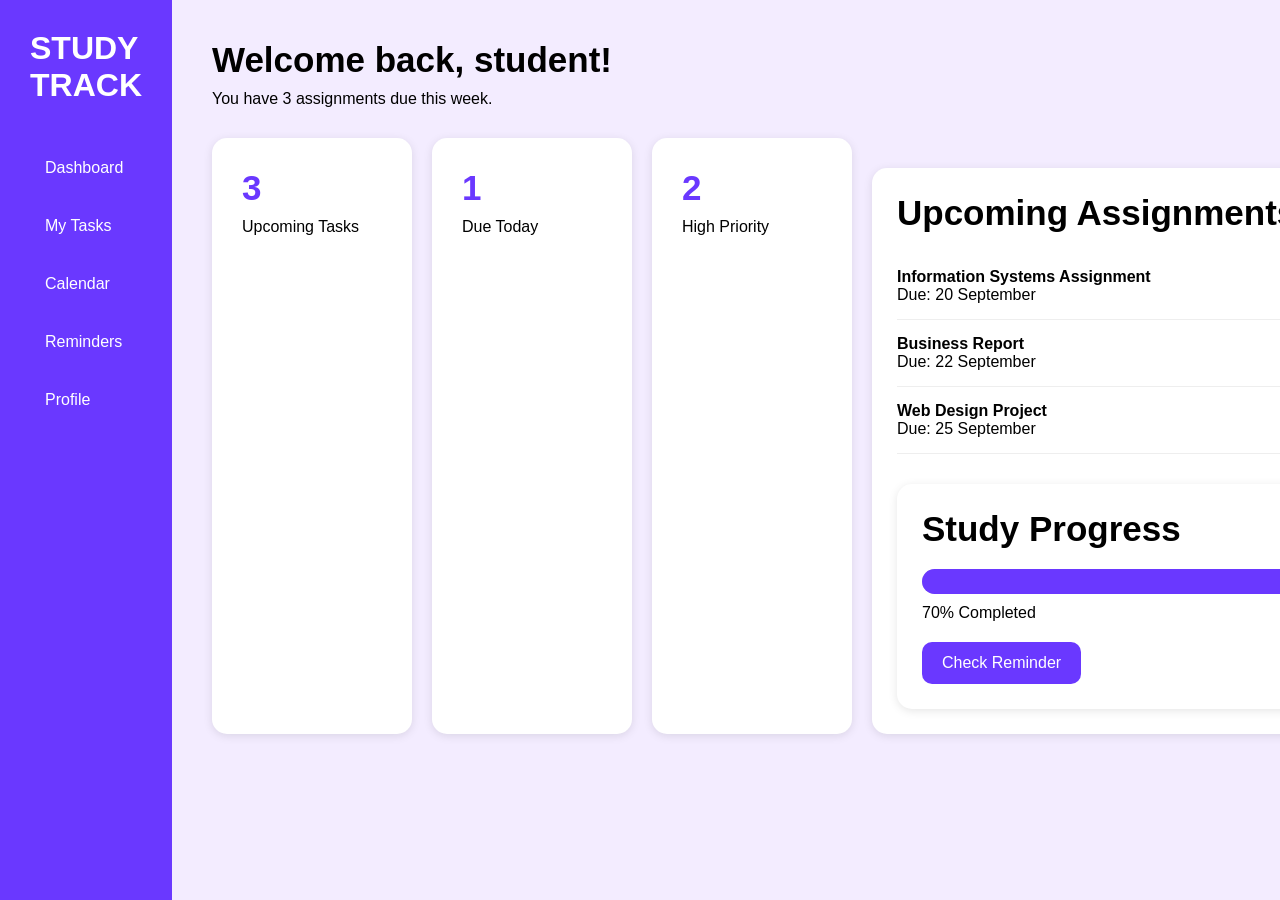
<file: index.html>
<!DOCTYPE html>
<html>

<head>
    <title>Study Track</title>
    <link rel="stylesheet" href="style.css">
</head>

<body>

<div class="sidebar">

    <h1>STUDY TRACK</h1>

    <ul>
        <li>Dashboard</li>
        <li>My Tasks</li>
        <li>Calendar</li>
        <li>Reminders</li>
        <li>Profile</li>
    </ul>

</div>

<div class="main">

    <h2>Welcome back, student!</h2>

    <p>You have 3 assignments due this week.</p> 
    <div class="cards">

    <div class="card">
        <h3>3</h3>
        <p>Upcoming Tasks</p>
    </div>

    <div class="card">
        <h3>1</h3>
        <p>Due Today</p>
    </div>

    <div class="card">
        <h3>2</h3>
        <p>High Priority</p>
    </div>
    <div class="assignments">

    <h2>Upcoming Assignments</h2>

    <div class="assignment">

        <div>
            <h4>Information Systems Assignment</h4>
            <p>Due: 20 September</p>
        </div>

        <span class="high">High</span>

    </div>

    <div class="assignment">

        <div>
            <h4>Business Report</h4>
            <p>Due: 22 September</p>
        </div>

        <span class="medium">Medium</span>

    </div>

    <div class="assignment">

        <div>
            <h4>Web Design Project</h4>
            <p>Due: 25 September</p>
        </div>

        <span class="low">Low</span>

    </div>
    <div class="progress-box">

    <h2>Study Progress</h2>

    <div class="progress-bar">

        <div class="progress"></div>

    </div>

    <p>70% Completed</p>
    <button onclick="showReminder()" class="reminder-btn">

    Check Reminder

</button>

</div>

</div>

</div>

</div>
<script src="script.js"></script>

</body>

</html>
</file>
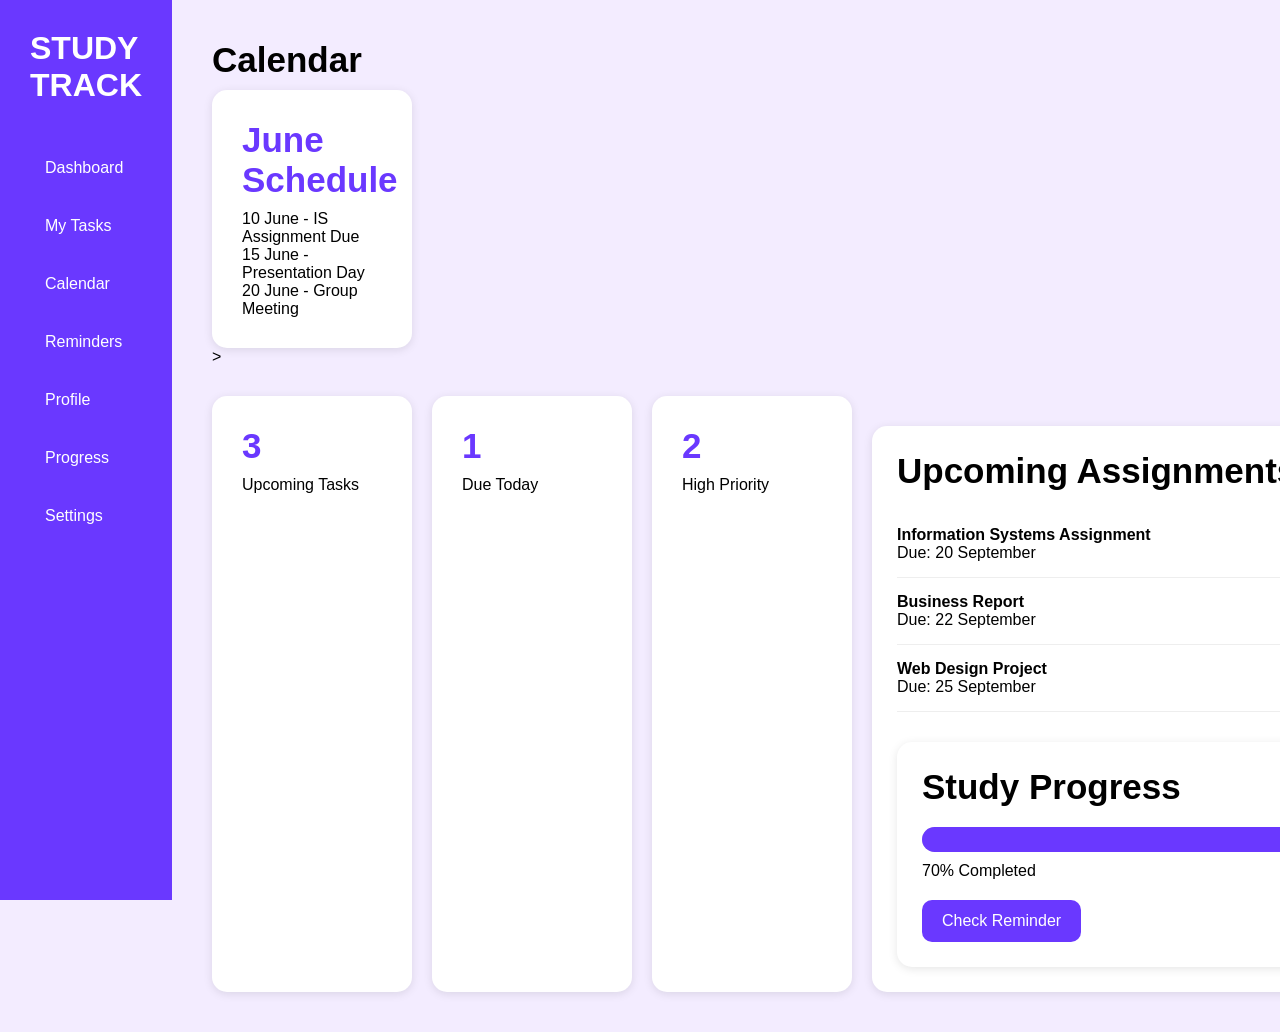
<file: calendar.html>
<!DOCTYPE html>
<html>

<head>
    <title>Study Track</title>
    <link rel="stylesheet" href="style.css">
</head>

<body>

<div class="sidebar">

    <h1>STUDY TRACK</h1>

   <ul>
    <li><a href="index.html">Dashboard</a></li>
    <li><a href="tasks.html">My Tasks</a></li>
    <li><a href="calendar.html">Calendar</a></li>
    <li><a href="reminders.html">Reminders</a></li>
    <li><a href="profile.html">Profile</a></li>
    <li><a href="progress.html">Progress</a></li>
    <li><a href="settings.html">Settings</a></li>
</ul>

</div>

<div class="main">

<h2>Calendar</h2>

<div class="card">

    <h3>June Schedule</h3>

    <p>10 June - IS Assignment Due</p>

    <p>15 June - Presentation Day</p>

    <p>20 June - Group Meeting</p>

</div>
> 
    <div class="cards">

    <div class="card">
        <h3>3</h3>
        <p>Upcoming Tasks</p>
    </div>

    <div class="card">
        <h3>1</h3>
        <p>Due Today</p>
    </div>

    <div class="card">
        <h3>2</h3>
        <p>High Priority</p>
    </div>
    <div class="assignments">

    <h2>Upcoming Assignments</h2>

    <div class="assignment">

        <div>
            <h4>Information Systems Assignment</h4>
            <p>Due: 20 September</p>
        </div>

        <span class="high">High</span>

    </div>

    <div class="assignment">

        <div>
            <h4>Business Report</h4>
            <p>Due: 22 September</p>
        </div>

        <span class="medium">Medium</span>

    </div>

    <div class="assignment">

        <div>
            <h4>Web Design Project</h4>
            <p>Due: 25 September</p>
        </div>

        <span class="low">Low</span>

    </div>
    <div class="progress-box">

    <h2>Study Progress</h2>

    <div class="progress-bar">

        <div class="progress"></div>

    </div>

    <p>70% Completed</p>
    <button onclick="showReminder()" class="reminder-btn">

    Check Reminder

</button>

</div>

</div>

</div>

</div>
<script src="script.js"></script>

</body>

</html>
</file>
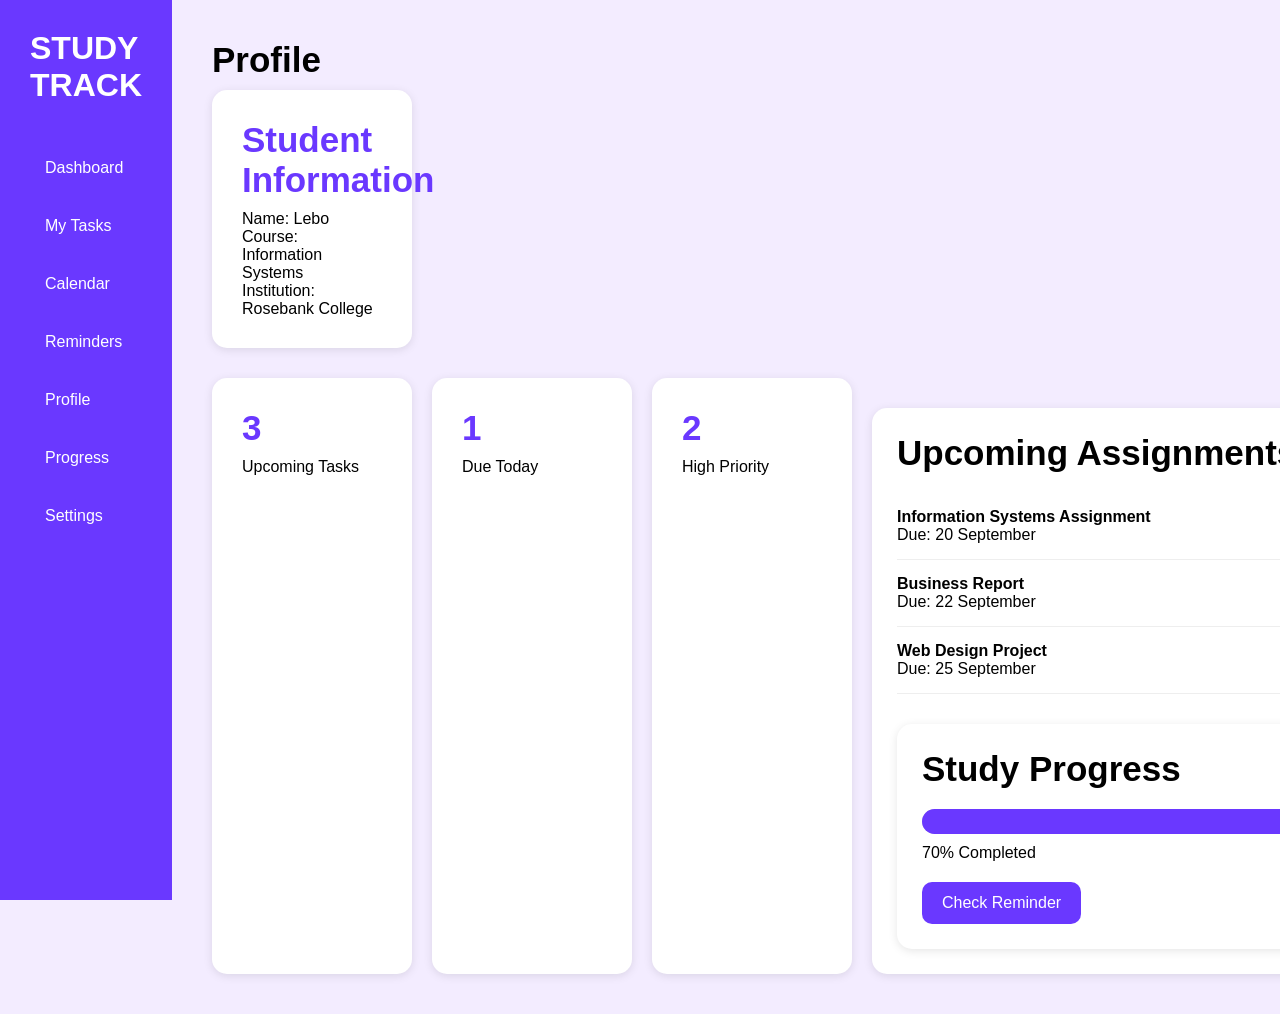
<file: Profile.html>
<!DOCTYPE html>
<html>

<head>
    <title>Study Track</title>
    <link rel="stylesheet" href="style.css">
</head>

<body>

<div class="sidebar">

    <h1>STUDY TRACK</h1>

   <ul>
    <li><a href="index.html">Dashboard</a></li>
    <li><a href="tasks.html">My Tasks</a></li>
    <li><a href="calendar.html">Calendar</a></li>
    <li><a href="reminders.html">Reminders</a></li>
    <li><a href="profile.html">Profile</a></li>
    <li><a href="progress.html">Progress</a></li>
    <li><a href="settings.html">Settings</a></li>
</ul>

</div>

<div class="main">
<h2>Profile</h2>

<div class="card">

    <h3>Student Information</h3>

    <p>Name: Lebo</p>

    <p>Course: Information Systems</p>

    <p>Institution: Rosebank College</p>

</div>
    <div class="cards">

    <div class="card">
        <h3>3</h3>
        <p>Upcoming Tasks</p>
    </div>

    <div class="card">
        <h3>1</h3>
        <p>Due Today</p>
    </div>

    <div class="card">
        <h3>2</h3>
        <p>High Priority</p>
    </div>
    <div class="assignments">

    <h2>Upcoming Assignments</h2>

    <div class="assignment">

        <div>
            <h4>Information Systems Assignment</h4>
            <p>Due: 20 September</p>
        </div>

        <span class="high">High</span>

    </div>

    <div class="assignment">

        <div>
            <h4>Business Report</h4>
            <p>Due: 22 September</p>
        </div>

        <span class="medium">Medium</span>

    </div>

    <div class="assignment">

        <div>
            <h4>Web Design Project</h4>
            <p>Due: 25 September</p>
        </div>

        <span class="low">Low</span>

    </div>
    <div class="progress-box">

    <h2>Study Progress</h2>

    <div class="progress-bar">

        <div class="progress"></div>

    </div>

    <p>70% Completed</p>
    <button onclick="showReminder()" class="reminder-btn">

    Check Reminder

</button>

</div>

</div>

</div>

</div>
<script src="script.js"></script>

</body>

</html>
</file>
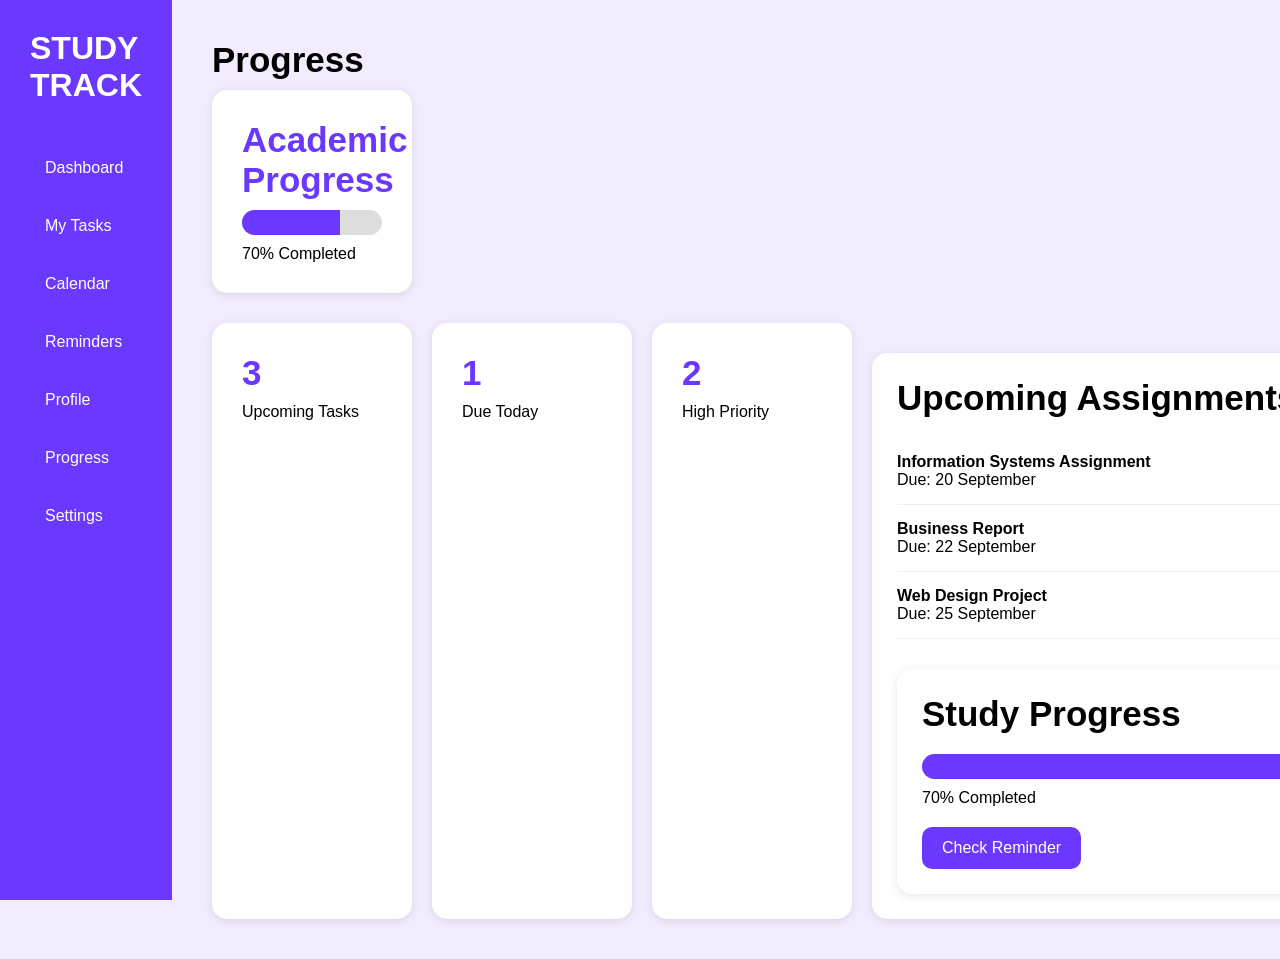
<file: Progress.html>
<!DOCTYPE html>
<html>

<head>
    <title>Study Track</title>
    <link rel="stylesheet" href="style.css">
</head>

<body>

<div class="sidebar">

    <h1>STUDY TRACK</h1>

   <ul>
    <li><a href="index.html">Dashboard</a></li>
    <li><a href="tasks.html">My Tasks</a></li>
    <li><a href="calendar.html">Calendar</a></li>
    <li><a href="reminders.html">Reminders</a></li>
    <li><a href="profile.html">Profile</a></li>
    <li><a href="progress.html">Progress</a></li>
    <li><a href="settings.html">Settings</a></li>
</ul>

</div>

<div class="main">

<h2>Progress</h2>

<div class="card">

    <h3>Academic Progress</h3>

    <div class="progress-bar">
        <div class="progress"></div>
    </div>

    <p>70% Completed</p>

</div>
    <div class="cards">

    <div class="card">
        <h3>3</h3>
        <p>Upcoming Tasks</p>
    </div>

    <div class="card">
        <h3>1</h3>
        <p>Due Today</p>
    </div>

    <div class="card">
        <h3>2</h3>
        <p>High Priority</p>
    </div>
    <div class="assignments">

    <h2>Upcoming Assignments</h2>

    <div class="assignment">

        <div>
            <h4>Information Systems Assignment</h4>
            <p>Due: 20 September</p>
        </div>

        <span class="high">High</span>

    </div>

    <div class="assignment">

        <div>
            <h4>Business Report</h4>
            <p>Due: 22 September</p>
        </div>

        <span class="medium">Medium</span>

    </div>

    <div class="assignment">

        <div>
            <h4>Web Design Project</h4>
            <p>Due: 25 September</p>
        </div>

        <span class="low">Low</span>

    </div>
    <div class="progress-box">

    <h2>Study Progress</h2>

    <div class="progress-bar">

        <div class="progress"></div>

    </div>

    <p>70% Completed</p>
    <button onclick="showReminder()" class="reminder-btn">

    Check Reminder

</button>

</div>

</div>

</div>

</div>
<script src="script.js"></script>

</body>

</html>
</file>
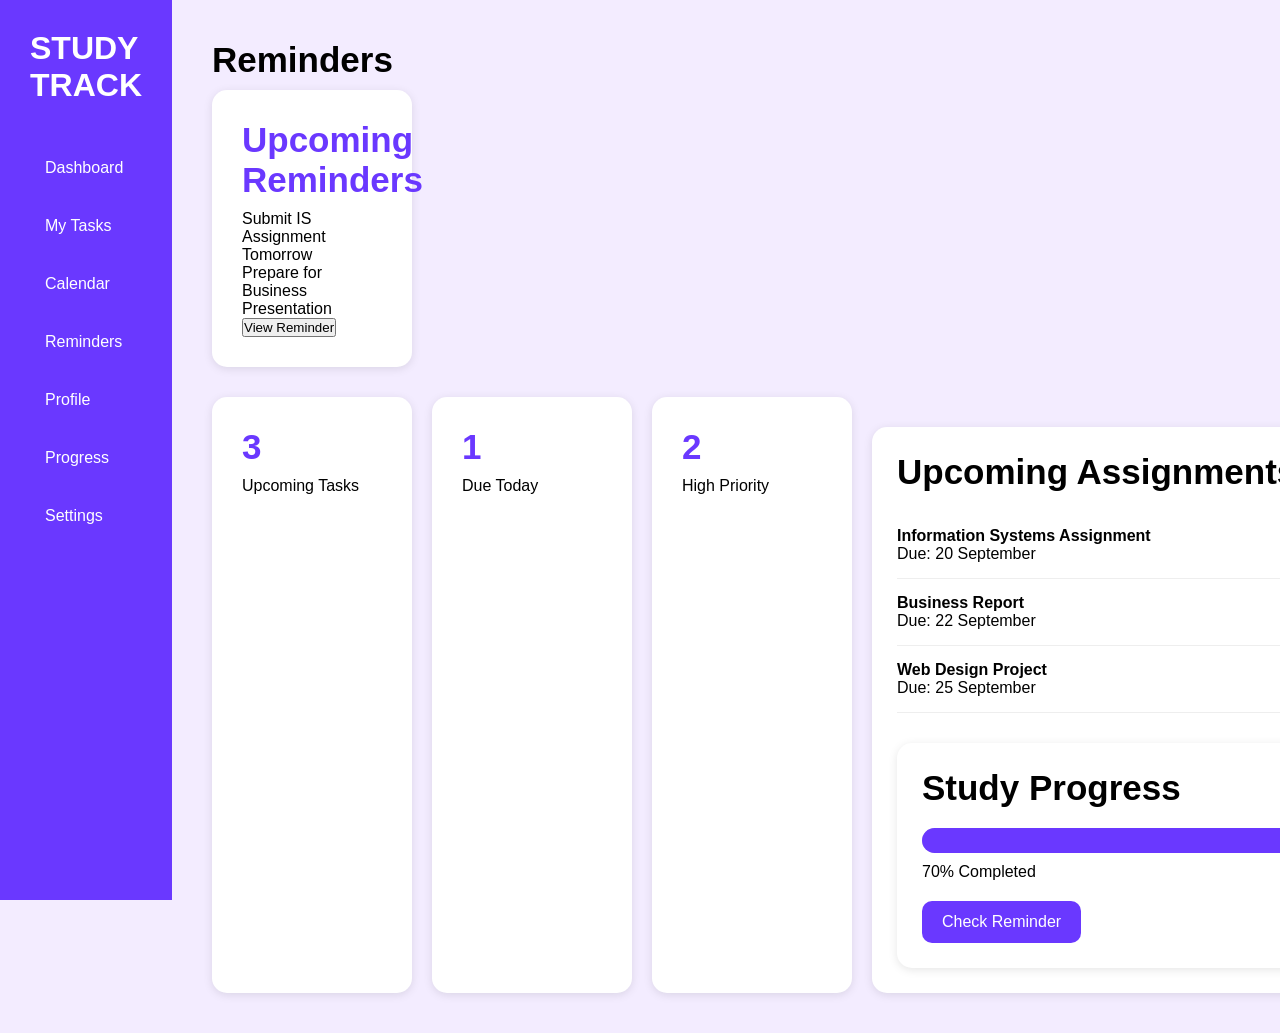
<file: Reminders.html>
<!DOCTYPE html>
<html>

<head>
    <title>Study Track</title>
    <link rel="stylesheet" href="style.css">
</head>

<body>

<div class="sidebar">

    <h1>STUDY TRACK</h1>

   <ul>
    <li><a href="index.html">Dashboard</a></li>
    <li><a href="tasks.html">My Tasks</a></li>
    <li><a href="calendar.html">Calendar</a></li>
    <li><a href="reminders.html">Reminders</a></li>
    <li><a href="profile.html">Profile</a></li>
    <li><a href="progress.html">Progress</a></li>
    <li><a href="settings.html">Settings</a></li>
</ul>

</div>

<div class="main">

    <h2>Reminders</h2>

<div class="card">

    <h3>Upcoming Reminders</h3>

    <p>Submit IS Assignment Tomorrow</p>

    <p>Prepare for Business Presentation</p>

    <button onclick="showReminder()">
        View Reminder
    </button>

</div>
    <div class="cards">

    <div class="card">
        <h3>3</h3>
        <p>Upcoming Tasks</p>
    </div>

    <div class="card">
        <h3>1</h3>
        <p>Due Today</p>
    </div>

    <div class="card">
        <h3>2</h3>
        <p>High Priority</p>
    </div>
    <div class="assignments">

    <h2>Upcoming Assignments</h2>

    <div class="assignment">

        <div>
            <h4>Information Systems Assignment</h4>
            <p>Due: 20 September</p>
        </div>

        <span class="high">High</span>

    </div>

    <div class="assignment">

        <div>
            <h4>Business Report</h4>
            <p>Due: 22 September</p>
        </div>

        <span class="medium">Medium</span>

    </div>

    <div class="assignment">

        <div>
            <h4>Web Design Project</h4>
            <p>Due: 25 September</p>
        </div>

        <span class="low">Low</span>

    </div>
    <div class="progress-box">

    <h2>Study Progress</h2>

    <div class="progress-bar">

        <div class="progress"></div>

    </div>

    <p>70% Completed</p>
    <button onclick="showReminder()" class="reminder-btn">

    Check Reminder

</button>

</div>

</div>

</div>

</div>
<script src="script.js"></script>

</body>

</html>
</file>
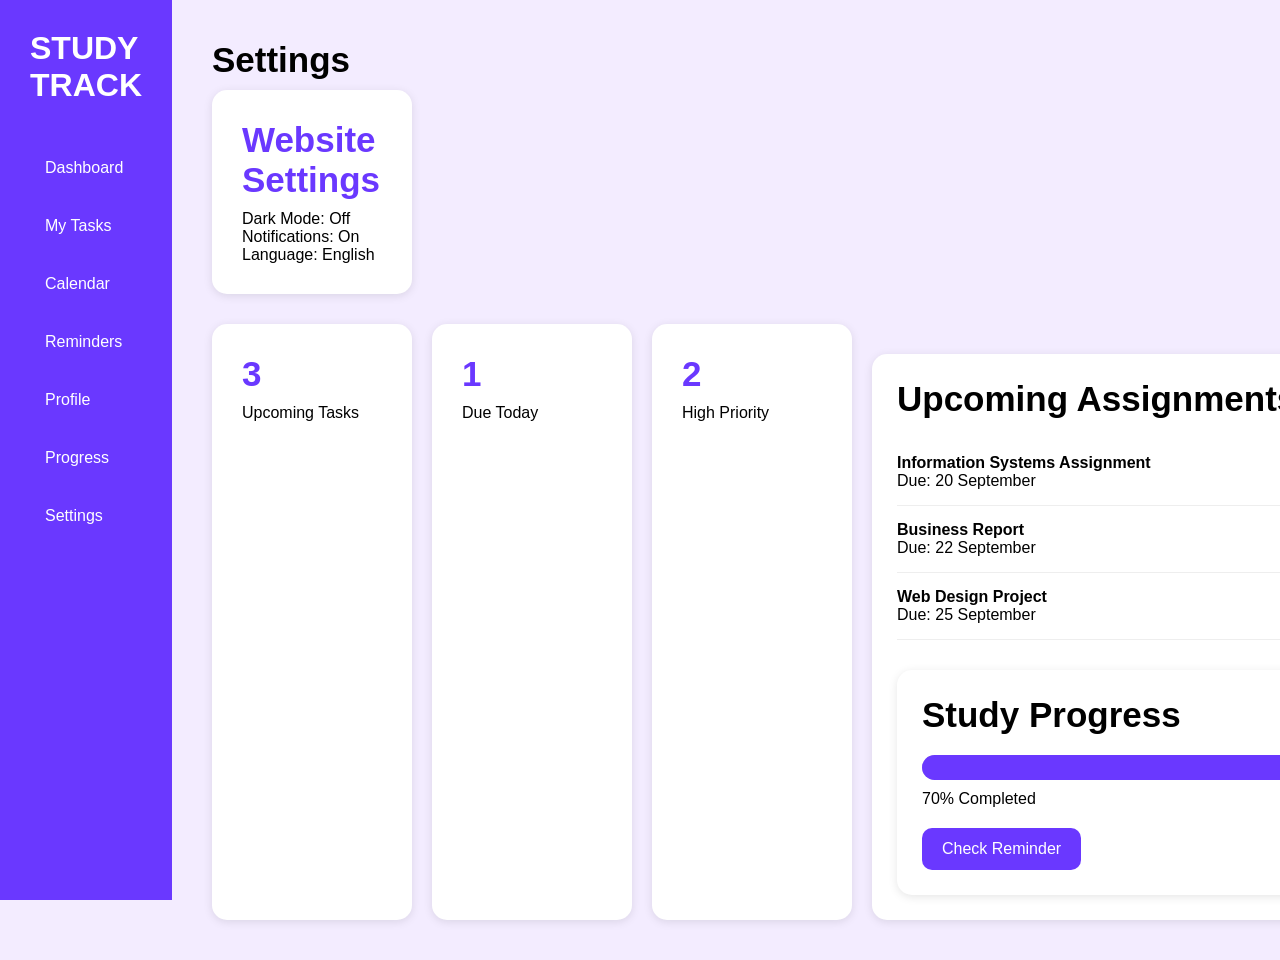
<file: Settings.html>
<!DOCTYPE html>
<html>

<head>
    <title>Study Track</title>
    <link rel="stylesheet" href="style.css">
</head>

<body>

<div class="sidebar">

    <h1>STUDY TRACK</h1>

   <ul>
    <li><a href="index.html">Dashboard</a></li>
    <li><a href="tasks.html">My Tasks</a></li>
    <li><a href="calendar.html">Calendar</a></li>
    <li><a href="reminders.html">Reminders</a></li>
    <li><a href="profile.html">Profile</a></li>
    <li><a href="progress.html">Progress</a></li>
    <li><a href="settings.html">Settings</a></li>
</ul>

</div>

<div class="main">

   <h2>Settings</h2>

<div class="card">

    <h3>Website Settings</h3>

    <p>Dark Mode: Off</p>

    <p>Notifications: On</p>

    <p>Language: English</p>

</div>
    <div class="cards">

    <div class="card">
        <h3>3</h3>
        <p>Upcoming Tasks</p>
    </div>

    <div class="card">
        <h3>1</h3>
        <p>Due Today</p>
    </div>

    <div class="card">
        <h3>2</h3>
        <p>High Priority</p>
    </div>
    <div class="assignments">

    <h2>Upcoming Assignments</h2>

    <div class="assignment">

        <div>
            <h4>Information Systems Assignment</h4>
            <p>Due: 20 September</p>
        </div>

        <span class="high">High</span>

    </div>

    <div class="assignment">

        <div>
            <h4>Business Report</h4>
            <p>Due: 22 September</p>
        </div>

        <span class="medium">Medium</span>

    </div>

    <div class="assignment">

        <div>
            <h4>Web Design Project</h4>
            <p>Due: 25 September</p>
        </div>

        <span class="low">Low</span>

    </div>
    <div class="progress-box">

    <h2>Study Progress</h2>

    <div class="progress-bar">

        <div class="progress"></div>

    </div>

    <p>70% Completed</p>
    <button onclick="showReminder()" class="reminder-btn">

    Check Reminder

</button>

</div>

</div>

</div>

</div>
<script src="script.js"></script>

</body>

</html>
</file>
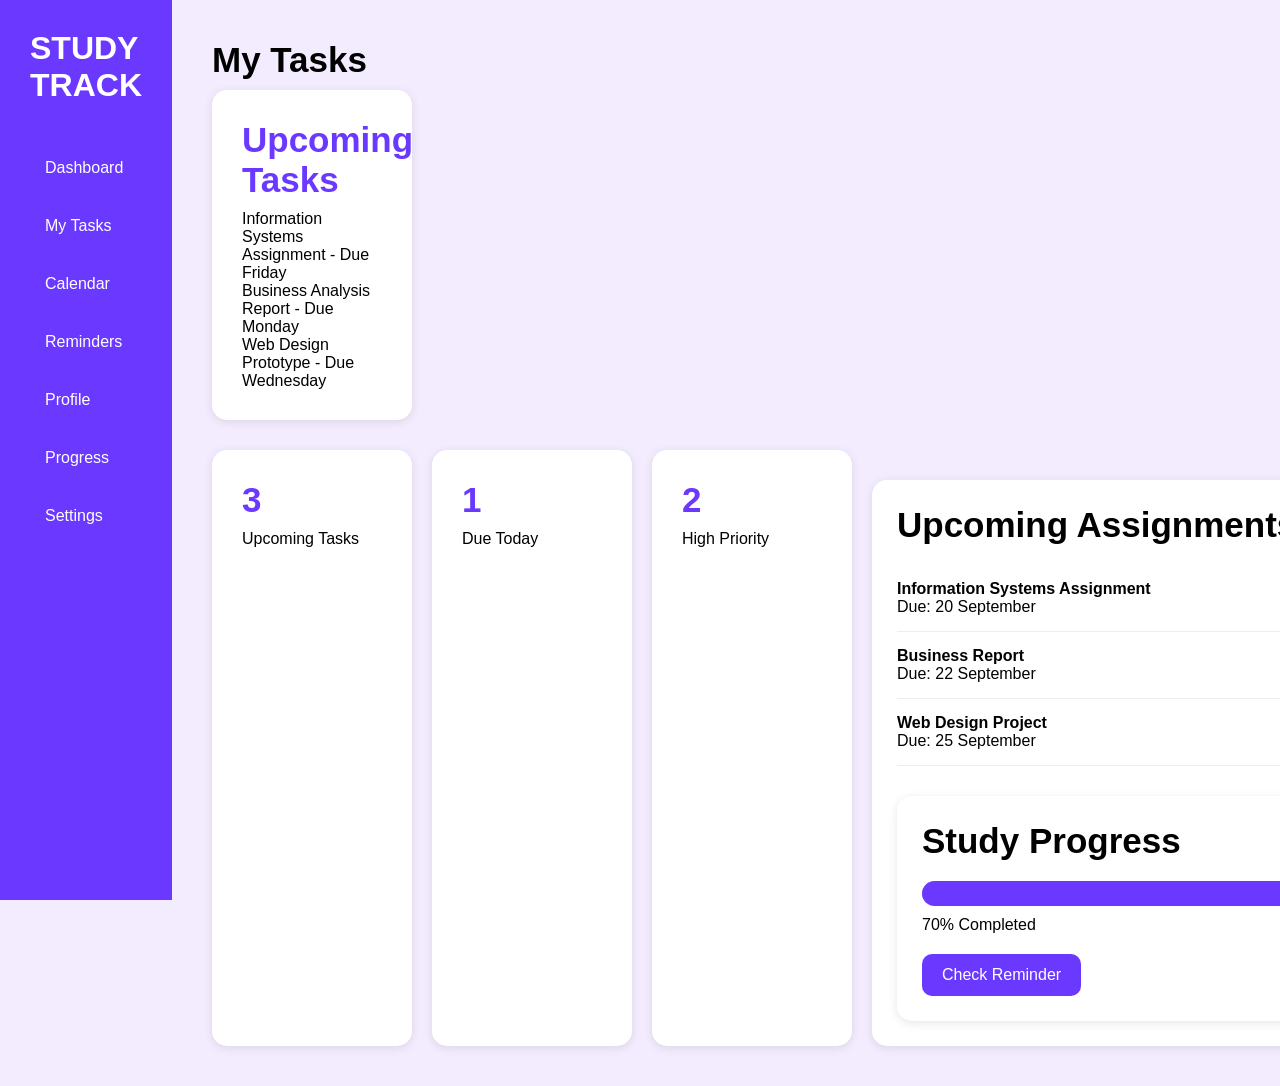
<file: tasks.html>
<!DOCTYPE html>
<html>

<head>
    <title>Study Track</title>
    <link rel="stylesheet" href="style.css">
</head>

<body>

<div class="sidebar">

    <h1>STUDY TRACK</h1>

   <ul>
    <li><a href="index.html">Dashboard</a></li>
    <li><a href="tasks.html">My Tasks</a></li>
    <li><a href="calendar.html">Calendar</a></li>
    <li><a href="reminders.html">Reminders</a></li>
    <li><a href="profile.html">Profile</a></li>
    <li><a href="progress.html">Progress</a></li>
    <li><a href="settings.html">Settings</a></li>
</ul>

</div>

<div class="main">

<h2>My Tasks</h2>

<div class="card">
    <h3>Upcoming Tasks</h3>

    <p>Information Systems Assignment - Due Friday</p>

    <p>Business Analysis Report - Due Monday</p>

    <p>Web Design Prototype - Due Wednesday</p>

</div>
    <div class="cards">

    <div class="card">
        <h3>3</h3>
        <p>Upcoming Tasks</p>
    </div>

    <div class="card">
        <h3>1</h3>
        <p>Due Today</p>
    </div>

    <div class="card">
        <h3>2</h3>
        <p>High Priority</p>
    </div>
    <div class="assignments">

    <h2>Upcoming Assignments</h2>

    <div class="assignment">

        <div>
            <h4>Information Systems Assignment</h4>
            <p>Due: 20 September</p>
        </div>

        <span class="high">High</span>

    </div>

    <div class="assignment">

        <div>
            <h4>Business Report</h4>
            <p>Due: 22 September</p>
        </div>

        <span class="medium">Medium</span>

    </div>

    <div class="assignment">

        <div>
            <h4>Web Design Project</h4>
            <p>Due: 25 September</p>
        </div>

        <span class="low">Low</span>

    </div>
    <div class="progress-box">

    <h2>Study Progress</h2>

    <div class="progress-bar">

        <div class="progress"></div>

    </div>

    <p>70% Completed</p>
    <button onclick="showReminder()" class="reminder-btn">

    Check Reminder

</button>

</div>

</div>

</div>

</div>
<script src="script.js"></script>

</body>

</html>
</file>
<file: style.css>
*{
    margin:0;
    padding:0;
    box-sizing:border-box;
    font-family:Arial;
}

body{
    display:flex;
    background:#f3ecff;
}

/* SIDEBAR */

.sidebar{
    width:250px;
    height:100vh;
    background:#6a38ff;
    color:white;
    padding:30px;
}

.sidebar h1{
    margin-bottom:40px;
}

.sidebar ul{
    list-style:none;
}

.sidebar li{
    padding:15px;
    margin-bottom:10px;
    border-radius:10px;
    cursor:pointer;
}
  
.sidebar a{
    text-decoration:none;
    color:white;
}


/* MAIN CONTENT */

.main{
    padding:40px;
}

.main h2{
    font-size:35px;
    margin-bottom:10px;
}
/* CARDS */

.cards{
    display:flex;
    gap:20px;
    margin-top:30px;
}

.card{
    background:white;
    width:200px;
    padding:30px;
    border-radius:15px;
    box-shadow:0 2px 10px rgba(0,0,0,0.1);
}

.card h3{
    font-size:35px;
    color:#6a38ff;
    margin-bottom:10px;
}
/* ASSIGNMENTS */

.assignments{
    background:white;
    margin-top:30px;
    padding:25px;
    border-radius:15px;
    width:700px;
    box-shadow:0 2px 10px rgba(0,0,0,0.1);
}

.assignments h2{
    margin-bottom:20px;
}

.assignment{
    display:flex;
    justify-content:space-between;
    align-items:center;
    padding:15px 0;
    border-bottom:1px solid #eee;
}

.assignment:last-child{
    border:none;
}

.high,
.medium,
.low{
    color:white;
    padding:8px 15px;
    border-radius:20px;
    font-size:14px;
}

.high{
    background:red;
}

.medium{
    background:orange;
}

.low{
    background:green;
}
/* PROGRESS BAR */

.progress-box{
    background:white;
    margin-top:30px;
    width:700px;
    padding:25px;
    border-radius:15px;
    box-shadow:0 2px 10px rgba(0,0,0,0.1);
}

.progress-box h2{
    margin-bottom:20px;
}

.progress-bar{
    width:100%;
    height:25px;
    background:#ddd;
    border-radius:20px;
    overflow:hidden;
    margin-bottom:10px;
}

.progress{
    width:70%;
    height:100%;
    background:#6a38ff;
}/* BUTTON */

.reminder-btn{
    margin-top:20px;
    padding:12px 20px;
    border:none;
    border-radius:10px;
    background:#6a38ff;
    color:white;
    font-size:16px;
    cursor:pointer;
}

.reminder-btn:hover{
    background:#8a63ff;
}
</file>
